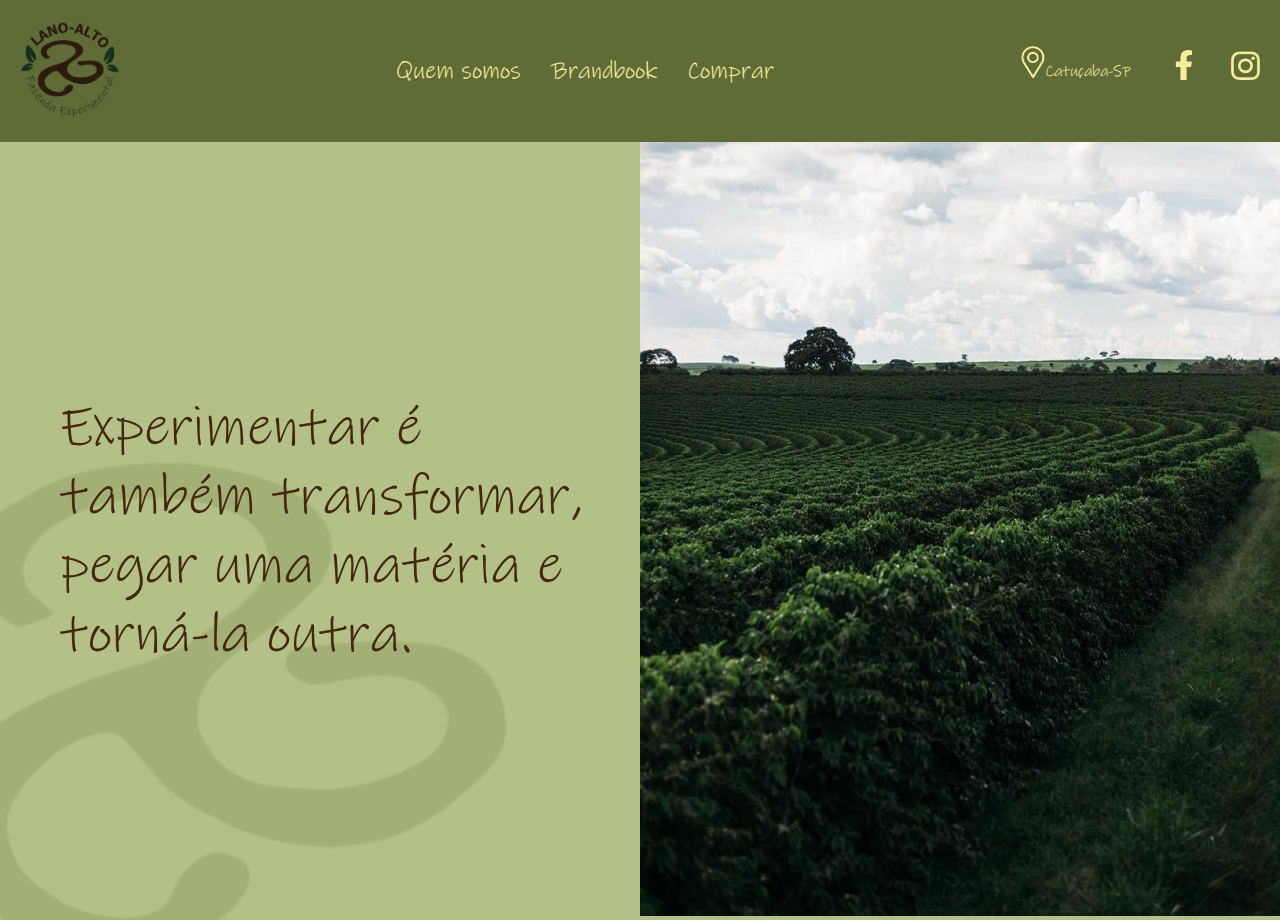
<file: index.html>
<!DOCTYPE html>
<html lang="pt-br">
<head>
  <meta charset="UTF-8">
  <meta http-equiv="X-UA-Compatible" content="IE=edge">
  <meta name="viewport" content="width=device-width, initial-scale=1.0">
  <link rel="shortcut icon" type="imagex/png" href="./img/simbolo_verde-claro_icone.ico">
  <link rel="stylesheet" href="./style.css"/>
  <title>Lano Alto</title>
</head>
<body class="body-home">
  <header class="header-home">
    <figure>
      <img class="logo-home" src="./img/Logo_final.png" alt="logotipo">
    </figure>
    <nav class="menu-home">
      <ul class="menu-list">
        <li><a href="./pages/sobre.html">Quem somos</a></li>
        <li><a href="#">Brandbook</a>
          <ul class="sub-menu-home">
            <li><a href="./pages/identidade.html"> Sobre a Marca </a></li>
            <li><a href="./pages/logotipo.html"> Logotipo </a></li>
            <li><a href="./pages/versoes.html"> Versões do Logotipo </a></li>
            <li><a href="./pages/usosincorretos.html"> Usos Incorretos do Logotipo </a></li>
            <li><a href="./pages/tipografia.html"> Tipografia </a></li>
            <li><a href="./pages/usosTipografia.html"> Usos da Tipografia </a></li>
            <li><a href="./pages/usos.html"> Usos do símbolo </a></li>
            <li><a href="./pages/cores.html"> Cores </a></li>
            <li><a href="./pages/exemplos.html"> Exemplos </a></li>
          </ul>
        </li>
        <li><a href="https://lanoalto.com/">Comprar</a></li>
      </ul>
    </nav>
    <div class="contact-container-home">
      <figure><img src="./img/localizacao.png" alt="Pin do mapa" width="25"></figure>
      <p class="local-home">Catuçaba-SP</p>
      <figure>
        <a href="https://www.facebook.com/2076619032557813/"><img src="./img/face_logo.png" alt="Facebook logo" width="25"></a>
        <a href="https://instagram.com/lano_alto?utm_medium=copy_link"><img src="./img/insta_logo.png" alt="Instagram logo" width="30"></a>
      </figure>
    </div>
  </header>
  <main class="main-home">
    <section class="main-section-home">
      <div class="logo-container-home">
        <h1 class="home-title">
          Experimentar é também transformar, pegar uma matéria e torná-la outra.
        </h1>
      </div>
      <div class="img-container-home">
        <figure>
          <img class="img-home" src="./img/campo_da_fazenda.jpeg" alt="fazenda">
        </figure>
      </div>
    </section>
  </main>
</body>
</html>
</file>
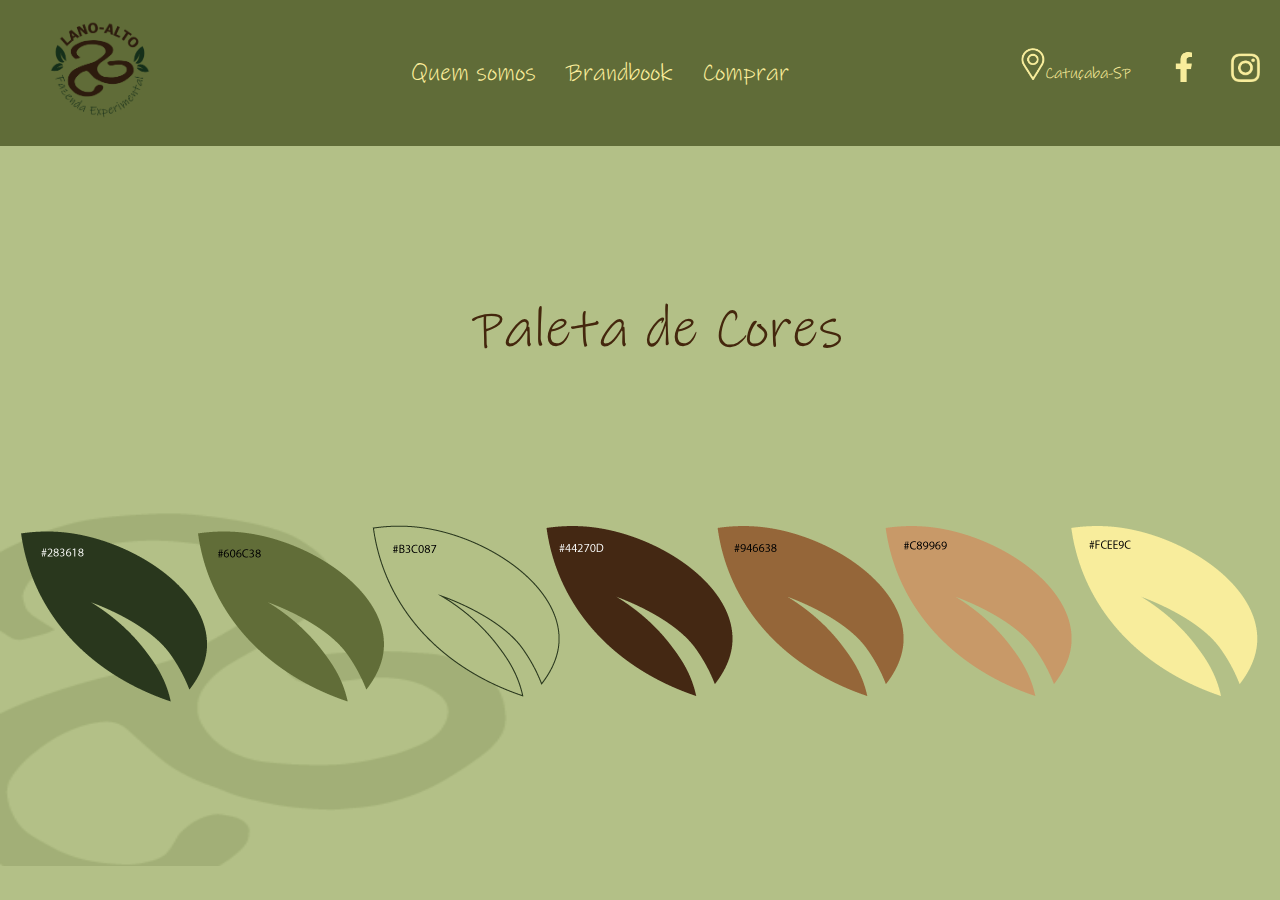
<file: pages/cores.html>
<!DOCTYPE html>
<html lang="pt-br">
<head>
  <meta charset="UTF-8">
  <meta http-equiv="X-UA-Compatible" content="IE=edge">
  <meta name="viewport" content="width=device-width, initial-scale=1.0">
  <link rel="shortcut icon" type="imagex/png" href="../img/simbolo_verde-claro_icone.ico">
  <link rel="stylesheet" href="../style.css"/>
  <title>Lano Alto</title>
</head>
<body class="body-home">
  <header class="header-home">
    <figure>
      <a href="../index.html"><img class="logo-home" src="../img/Logo_final.png" alt="logotipo"></a>
    </figure>
    <nav class="menu-home">
      <ul class="menu-list">
        <li><a href="./sobre.html">Quem somos</a></li>
        <li><a href="#">Brandbook</a>
          <ul class="sub-menu-home">
            <li><a href="./identidade.html"> Sobre a Marca </a></li>
            <li><a href="./logotipo.html"> Logotipo </a></li>
            <li><a href="./versoes.html"> Versões do Logotipo </a></li>
            <li><a href="./usosincorretos.html"> Usos Incorretos do Logotipo </a></li>
            <li><a href="./tipografia.html"> Tipografia </a></li>
            <li><a href="./usosTipografia.html"> Usos da Tipografia </a></li>
            <li><a href="./usos.html"> Usos do símbolo </a></li>
            <li><a href="./cores.html"> Cores </a></li>
            <li><a href="./exemplos.html"> Exemplos </a></li>
          </ul>
        </li>
        <li><a href="https://lanoalto.com/">Comprar</a></li>
      </ul>
    </nav>
    <div class="contact-container-home">
      <figure><img src="../img/localizacao.png" alt="Pin do mapa" width="25"></figure>
      <p class="local-home">Catuçaba-SP</p>
      <figure>
        <a href="https://www.facebook.com/2076619032557813/"><img src="../img/face_logo.png" alt="Facebook logo" width="25"></a>
        <a href="https://instagram.com/lano_alto?utm_medium=copy_link"><img src="../img/insta_logo.png" alt="Instagram logo" width="30"></a>
      </figure>
    </div>
  </header>
  <main>
    <section>
      <div class="container-colors">
        <h1 class="home-title">
          Paleta de Cores
        </h1>
        <figure class="palet-color">
          <img src="../img/paleta-de-cores.png" alt="Paleta de cores">
        </figure>
      </div>
    </section>
  </main>
</body>
</html>
</file>
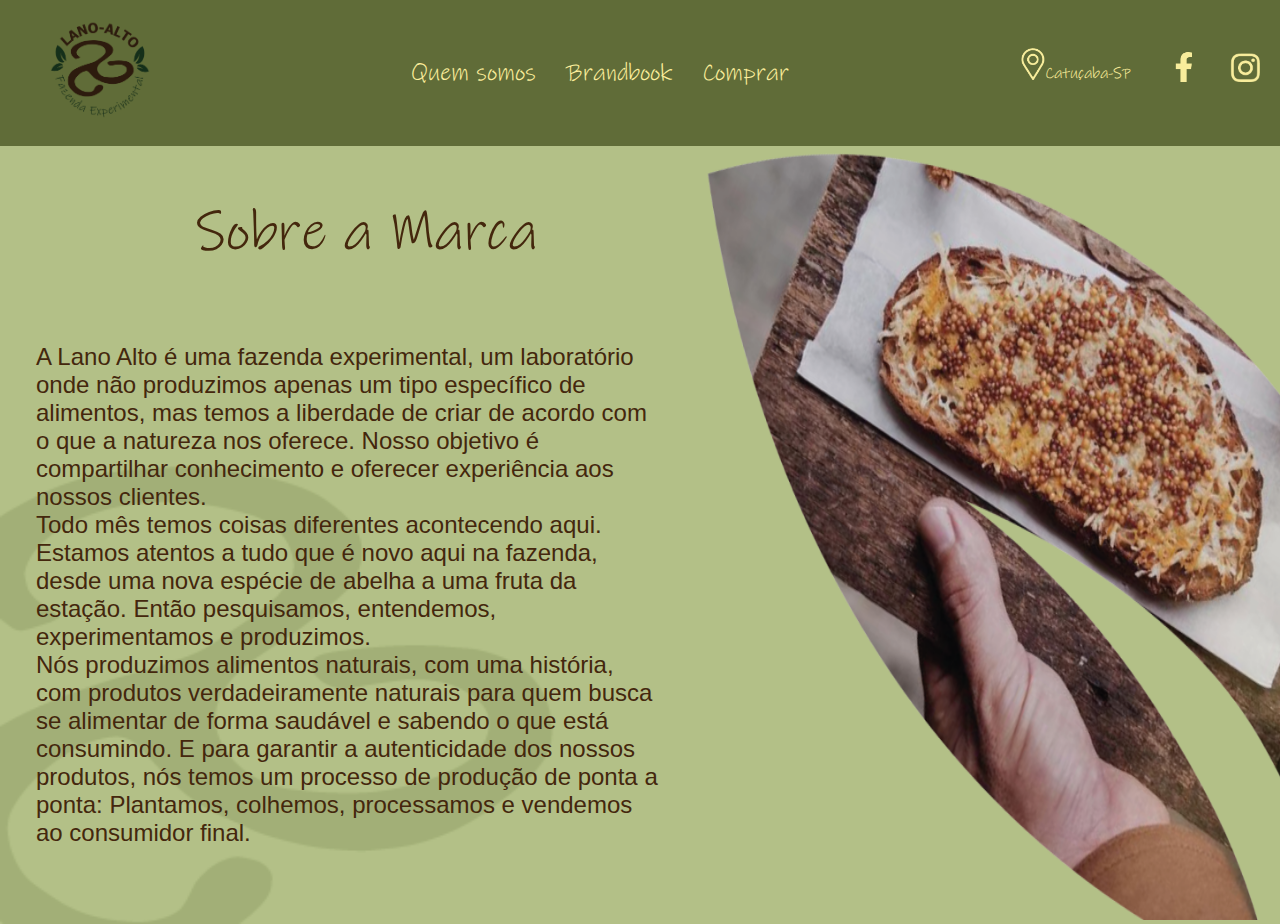
<file: pages/identidade.html>
<!DOCTYPE html>
<html lang="pt-br">
<head>
  <meta charset="UTF-8">
  <meta http-equiv="X-UA-Compatible" content="IE=edge">
  <meta name="viewport" content="width=device-width, initial-scale=1.0">
  <link rel="shortcut icon" type="imagex/png" href="../img/simbolo_verde-claro_icone.ico">
  <link rel="stylesheet" href="../style.css"/>
  <title>Lano Alto</title>
</head>
<body class="body-home">
  <header class="header-home">
    <figure>
      <a href="../index.html"><img class="logo-home" src="../img/Logo_final.png" alt="logotipo"></a>
    </figure>
    <nav class="menu-home">
      <ul class="menu-list">
        <li><a href="./sobre.html">Quem somos</a></li>
        <li><a href="#">Brandbook</a>
          <ul class="sub-menu-home">
            <li><a href="./pages/identidade.html"> Sobre a Marca </a></li>
            <li><a href="./logotipo.html"> Logotipo </a></li>
            <li><a href="./versoes.html"> Versões do Logotipo </a></li>
            <li><a href="./usosincorretos.html"> Usos Incorretos do Logotipo </a></li>
            <li><a href="./tipografia.html"> Tipografia </a></li>
            <li><a href="./usosTipografia.html"> Usos da Tipografia </a></li>
            <li><a href="./usos.html"> Usos do símbolo</a></li>
            <li><a href="./cores.html"> Cores </a></li>
            <li><a href="./exemplos.html"> Exemplos </a></li>
          </ul>
        </li>
        <li><a href="https://lanoalto.com/">Comprar</a></li>
      </ul>
    </nav>
    <div class="contact-container-home">
      <figure><img src="../img/localizacao.png" alt="Pin do mapa" width="25"></figure>
      <p class="local-home">Catuçaba-SP</p>
      <figure>
        <a href="https://www.facebook.com/2076619032557813/"><img src="../img/face_logo.png" alt="Facebook logo" width="25"></a>
        <a href="https://instagram.com/lano_alto?utm_medium=copy_link"><img src="../img/insta_logo.png" alt="Instagram logo" width="30"></a>
      </figure>
    </div>
  </header>
  <main class="main-home">
    <section class="main-section-home">
      <div class="container-brand">
        <h1 class="home-title">
          Sobre a Marca
        </h1>
        <p class="text-brand">
          A Lano Alto é uma fazenda experimental, um laboratório onde não produzimos apenas um
          tipo específico de alimentos, mas temos a liberdade de criar de acordo com o que a natureza
          nos oferece. Nosso objetivo é compartilhar conhecimento e oferecer experiência aos nossos
          clientes.<br>
          Todo mês temos coisas diferentes acontecendo aqui. Estamos atentos a tudo que é novo aqui
          na fazenda, desde uma nova espécie de abelha a uma fruta da estação. Então pesquisamos,
          entendemos, experimentamos e produzimos.<br>
          Nós produzimos alimentos naturais, com uma história, com produtos verdadeiramente
          naturais para quem busca se alimentar de forma saudável e sabendo o que está consumindo.
          E para garantir a autenticidade dos nossos produtos, nós temos um processo de produção de
          ponta a ponta: Plantamos, colhemos, processamos e vendemos ao consumidor final.
        </p>
      </div>
      <div class="img-container-home">
        <figure>
          <img class="img-home" src="../img/Folha_pão.png" alt="Pão">
        </figure>
      </div>
    </section>
  </main>
</body>
</html>
</file>
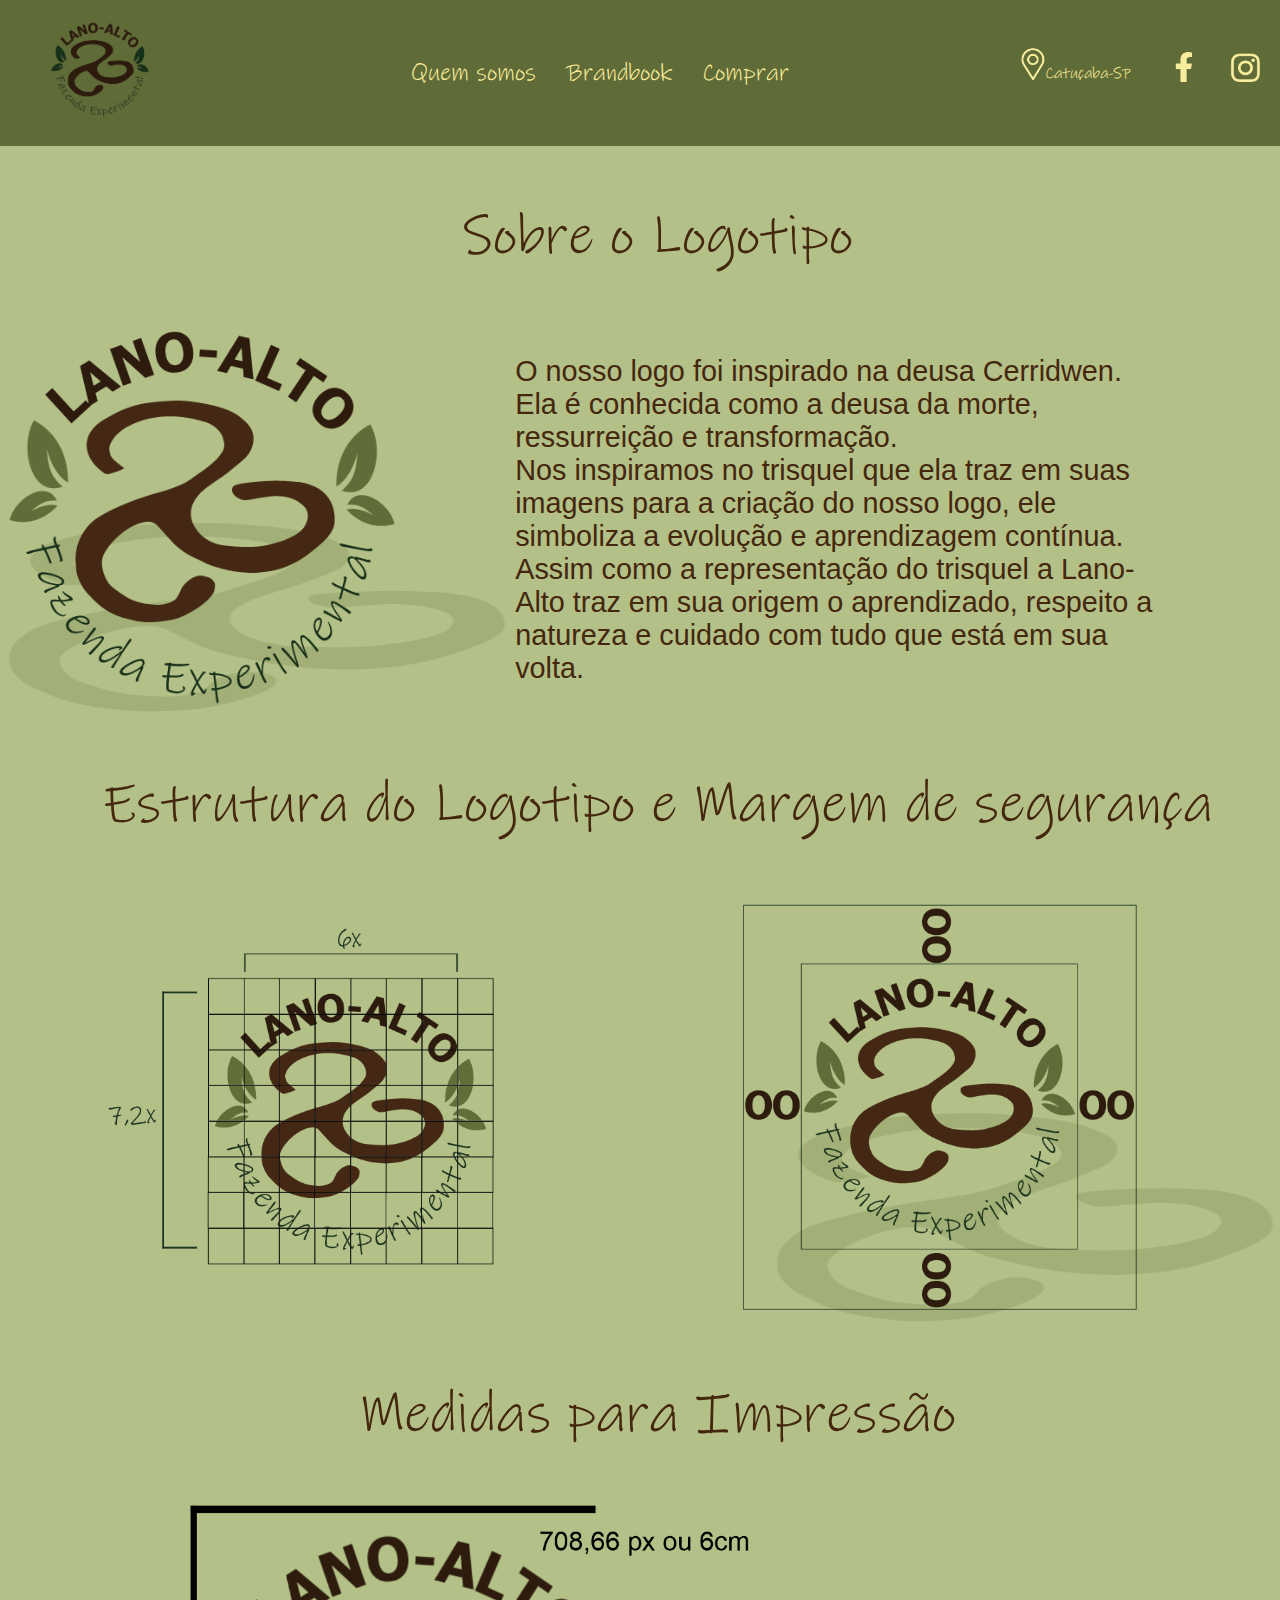
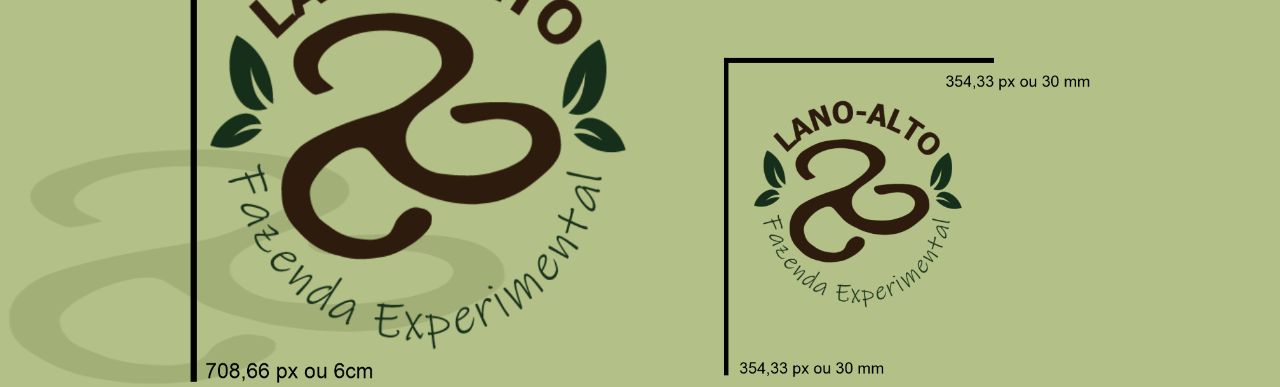
<file: pages/logotipo.html>
<!DOCTYPE html>
<html lang="pt-br">
<head>
  <meta charset="UTF-8">
  <meta http-equiv="X-UA-Compatible" content="IE=edge">
  <meta name="viewport" content="width=device-width, initial-scale=1.0">
  <link rel="shortcut icon" type="imagex/png" href="../img/simbolo_verde-claro_icone.ico">
  <link rel="stylesheet" href="../style.css"/>
  <title>Lano Alto</title>
</head>
<body class="body-home">
  <header class="header-home">
    <figure>
      <a href="../index.html"><img class="logo-home" src="../img/Logo_final.png" alt="logotipo"></a>
    </figure>
    <nav class="menu-home">
      <ul class="menu-list">
        <li><a href="./sobre.html">Quem somos</a></li>
        <li><a href="#">Brandbook</a>
          <ul class="sub-menu-home">
            <li><a href="./identidade.html"> Sobre a Marca </a></li>
            <li><a href="./logotipo.html"> Logotipo </a></li>
            <li><a href="./versoes.html"> Versões do Logotipo </a></li>
            <li><a href="./usosincorretos.html"> Usos Incorretos do Logotipo </a></li>
            <li><a href="./tipografia.html"> Tipografia </a></li>
            <li><a href="./usosTipografia.html"> Usos da Tipografia </a></li>
            <li><a href="./usos.html"> Usos do símbolo</a></li>
            <li><a href="./cores.html"> Cores </a></li>
            <li><a href="./exemplos.html"> Exemplos </a></li>
          </ul>
        </li>
        <li><a href="https://lanoalto.com/">Comprar</a></li>
      </ul>
    </nav>
    <div class="contact-container-home">
      <figure><img src="../img/localizacao.png" alt="Pin do mapa" width="25"></figure>
      <p class="local-home">Catuçaba-SP</p>
      <figure>
        <a href="https://www.facebook.com/2076619032557813/"><img src="../img/face_logo.png" alt="Facebook logo" width="25"></a>
        <a href="https://instagram.com/lano_alto?utm_medium=copy_link"><img src="../img/insta_logo.png" alt="Instagram logo" width="30"></a>
      </figure>
    </div>
  </header>
  <main>
    <section>
      <h1 class="section-title" >
        Sobre o Logotipo
      </h1>
      <div class="logo-container">
        <figure>
          <img src="../img/Logo_final_paleta2.png" alt="Logotipo" width="400">
        </figure>
        <p class="text-about">
          O nosso logo foi inspirado na deusa Cerridwen. Ela
          é conhecida como a deusa da morte, ressurreição e
          transformação.<br> Nos inspiramos no trisquel que ela traz em
          suas imagens para a criação do nosso logo, ele simboliza
          a evolução e aprendizagem contínua.<br> Assim como a
          representação do trisquel a Lano-Alto traz em sua origem
          o aprendizado, respeito a natureza e cuidado com tudo
          que está em sua volta.
        </p>
      </div>
    </section>
    <section>
        <h1 class="section-title" >
          Estrutura do Logotipo e Margem de segurança
        </h1>
      <div class="logo-container-right">
        <figure><img src="../img/logo_estrutura.png" alt="logo com grid" width="600"></figure>
        <figure><img src="../img/logo_margem.png" alt="logo com margem de segurança" width="600"></figure>
      </div>
    </section>
    <section>
        <h1 class="section-title" >
          Medidas para Impressão
        </h1>
      <div class="logo-container">
        <figure><img src="../img/Medidas_impressão.png" alt="tamanho mínimo do logotipo para Impressão" width="900"></figure>
      </div>
    </section>
  </main>
</body>
</html>
</file>
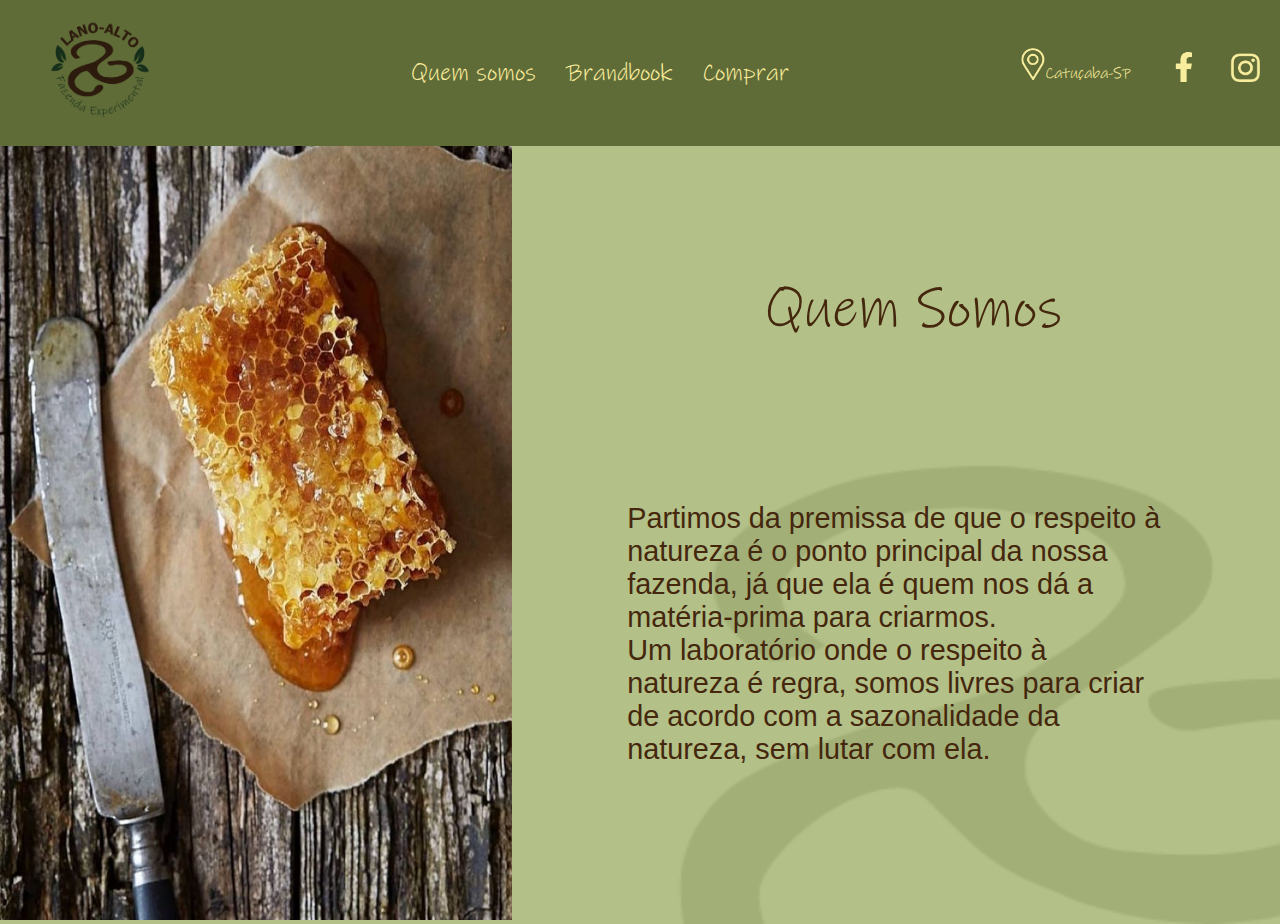
<file: pages/sobre.html>
<!DOCTYPE html>
<html lang="pt-br">
<head>
  <meta charset="UTF-8">
  <meta http-equiv="X-UA-Compatible" content="IE=edge">
  <meta name="viewport" content="width=device-width, initial-scale=1.0">
  <link rel="shortcut icon" type="imagex/png" href="../img/simbolo_verde-claro_icone.ico">
  <link rel="stylesheet" href="../style.css"/>
  <title>Lano Alto</title>
</head>
<body class="body-home">
  <header class="header-home">
    <figure>
      <a href="../index.html"><img class="logo-home" src="../img/Logo_final.png" alt="logotipo"></a>
    </figure>
    <nav class="menu-home">
      <ul class="menu-list">
        <li><a href="./sobre.html">Quem somos</a></li>
        <li><a href="#">Brandbook</a>
          <ul class="sub-menu-home">
            <li><a href="./identidade.html"> Sobre a Marca </a></li>
            <li><a href="./logotipo.html"> Logotipo </a></li>
            <li><a href="./versoes.html"> Versões do Logotipo </a></li>
            <li><a href="./usosincorretos.html"> Usos Incorretos do Logotipo </a></li>
            <li><a href="./tipografia.html"> Tipografia </a></li>
            <li><a href="./usosTipografia.html"> Usos da Tipografia </a></li>
            <li><a href="./usos.html"> Usos do símbolo </a></li>
            <li><a href="./cores.html"> Cores </a></li>
            <li><a href="./exemplos.html"> Exemplos </a></li>
          </ul>
        </li>
        <li><a href="https://lanoalto.com/">Comprar</a></li>
      </ul>
    </nav>
    <div class="contact-container-home">
      <figure><img src="../img/localizacao.png" alt="Pin do mapa" width="25"></figure>
      <p class="local-home">Catuçaba-SP</p>
      <figure>
        <a href="https://www.facebook.com/2076619032557813/"><img src="../img/face_logo.png" alt="Facebook logo" width="25"></a>
        <a href="https://instagram.com/lano_alto?utm_medium=copy_link"><img src="../img/insta_logo.png" alt="Instagram logo" width="30"></a>
      </figure>
    </div>
  </header>
  <main>
    <section class="main-section-about">
      <div class="img-container-about">
        <figure>
          <img class="img-home" src="../img/mel.jpeg" alt="mel">
        </figure>
      </div>
      <div class="container-about">
        <h1 class="home-title">
          Quem Somos
        </h1>
        <p class="text-about">
          Partimos da premissa de que o respeito à natureza 
          é o ponto principal da nossa fazenda,
          já que ela é quem nos dá a matéria-prima para criarmos.
          <br>
          Um laboratório onde o respeito à natureza é regra,
          somos livres para criar de acordo com a sazonalidade
          da natureza, sem lutar com ela.
        </p>
      </div>
    </section>
  </main>
</body>
</html>
</file>
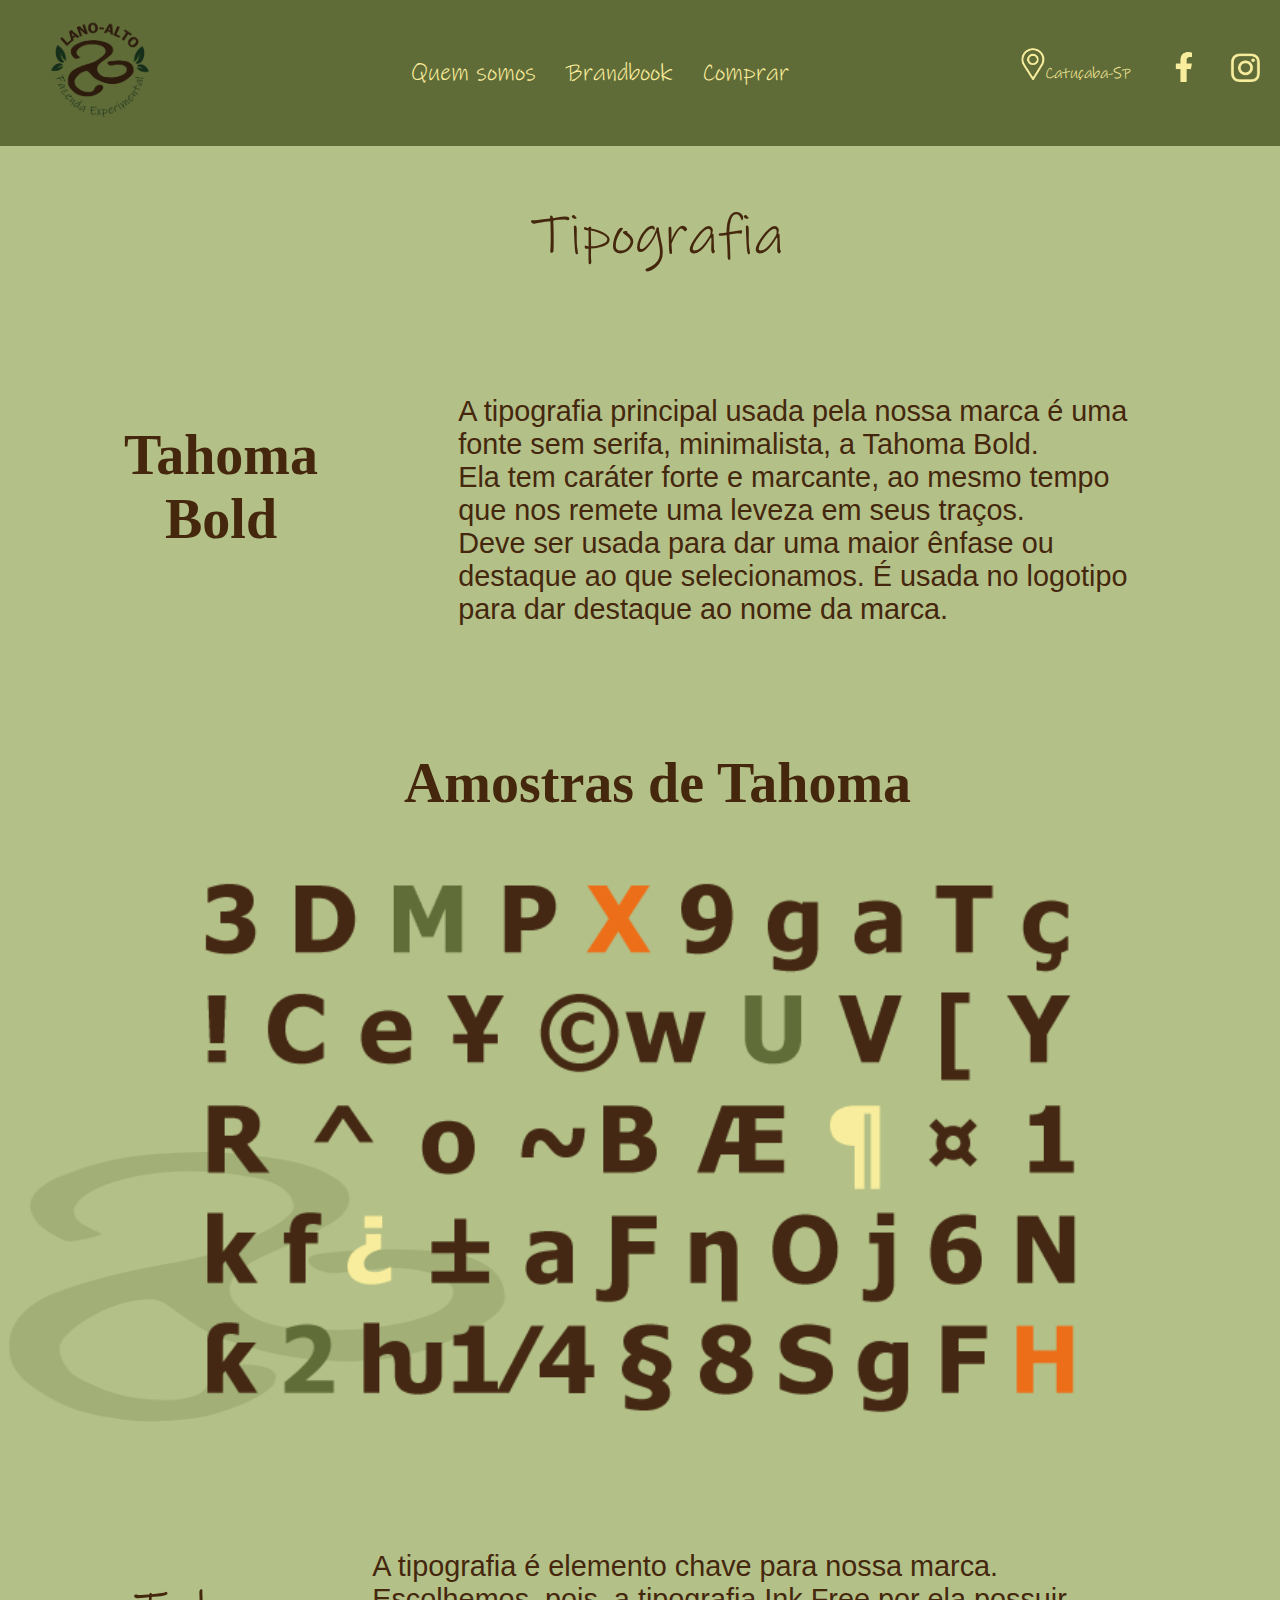
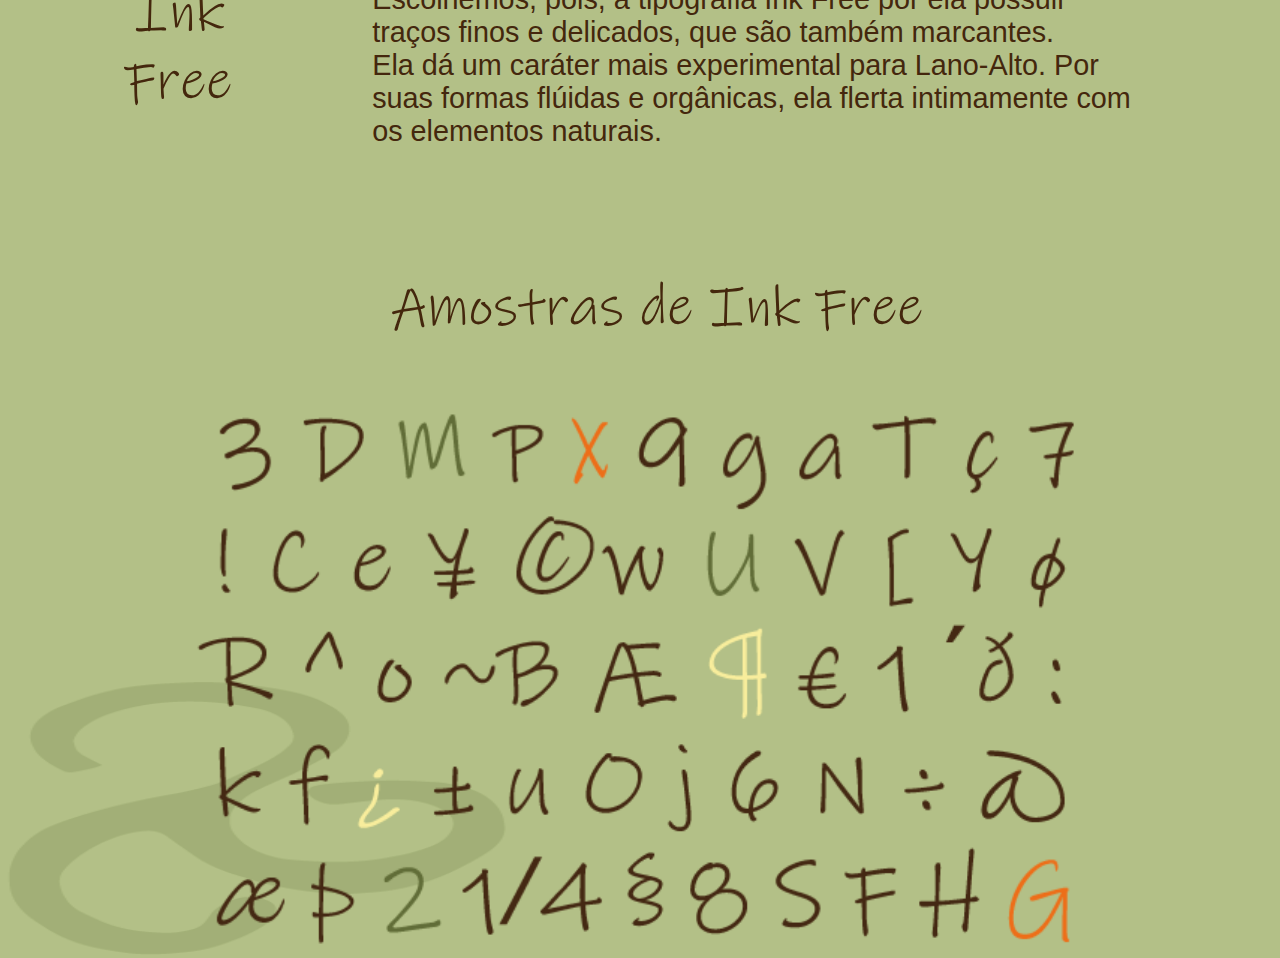
<file: pages/tipografia.html>
<!DOCTYPE html>
<html lang="pt-br">
<head>
  <meta charset="UTF-8">
  <meta http-equiv="X-UA-Compatible" content="IE=edge">
  <meta name="viewport" content="width=device-width, initial-scale=1.0">
  <link rel="shortcut icon" type="imagex/png" href="../img/simbolo_verde-claro_icone.ico">
  <link rel="stylesheet" href="../style.css"/>
  <title>Lano Alto</title>
</head>
<body class="body-home">
  <header class="header-home">
    <figure>
      <a href="../index.html"><img class="logo-home" src="../img/Logo_final.png" alt="logotipo"></a>
    </figure>
    <nav class="menu-home">
      <ul class="menu-list">
        <li><a href="./sobre.html">Quem somos</a></li>
        <li><a href="#">Brandbook</a>
          <ul class="sub-menu-home">
            <li><a href="./identidade.html"> Sobre a Marca </a></li>
            <li><a href="./logotipo.html"> Logotipo </a></li>
            <li><a href="./versoes.html"> Versões do Logotipo </a></li>
            <li><a href="./usosincorretos.html"> Usos Incorretos do Logotipo </a></li>
            <li><a href="./tipografia.html"> Tipografia </a></li>
            <li><a href="./usosTipografia.html"> Usos da Tipografia </a></li>
            <li><a href="./usos.html"> Usos do símbolo </a></li>
            <li><a href="./cores.html"> Cores </a></li>
            <li><a href="./exemplos.html"> Exemplos </a></li>
          </ul>
        </li>
        <li><a href="https://lanoalto.com/">Comprar</a></li>
      </ul>
    </nav>
    <div class="contact-container-home">
      <figure><img src="../img/localizacao.png" alt="Pin do mapa" width="25"></figure>
      <p class="local-home">Catuçaba-SP</p>
      <figure>
        <a href="https://www.facebook.com/2076619032557813/"><img src="../img/face_logo.png" alt="Facebook logo" width="25"></a>
        <a href="https://instagram.com/lano_alto?utm_medium=copy_link"><img src="../img/insta_logo.png" alt="Instagram logo" width="30"></a>
      </figure>
    </div>
  </header>
  <main>
    <section>
      <h1 class="section-title" >
        Tipografia 
      </h1>
      <div class="tipography-container">
        <h1 class="section-title-tahoma">
          Tahoma Bold
        </h1>
        <p class="text-about">
          A tipografia principal usada pela
          nossa marca é uma fonte sem
          serifa, minimalista, a Tahoma Bold.
          <br>Ela tem caráter forte e marcante,
          ao mesmo tempo que nos remete
          uma leveza em seus traços.
          <br>Deve ser usada para dar uma
          maior ênfase ou destaque ao que
          selecionamos. É usada no logotipo
          para dar destaque ao nome da
          marca.
        </p>
      </div>
    </section>
    <section>
      <h1 class="section-title-tahoma">
        Amostras de Tahoma
      </h1>
      <div class="logo-container"> 
        <figure><img src="../img/amostra-tahoma.png" alt="Amostra tipografia tahoma" width="900"></figure>
      </div>
    </section>
    <section>
      <div class="tipography-container">
        <h1 class="section-title">
          Ink Free
        </h1>
        <p class="text-about">
          A tipografia é elemento
          chave para nossa marca.
          Escolhemos, pois, a tipografia
          Ink Free por ela possuir traços 
          finos e delicados, que são 
          também marcantes. <br>Ela dá 
          um caráter mais experimental 
          para Lano-Alto. Por suas formas
          flúidas e orgânicas, ela flerta 
          intimamente com os elementos 
          naturais.
        </p>
      </div>
    </section>
    <section>
      <h1 class="section-title" >
        Amostras de Ink Free
      </h1>
      <div class="logo-container"> 
        <figure><img src="../img/amostras-inkfree.png" alt="Amostra tipografia inkfree" width="900"></figure>
      </div>
    </section>
  </main>
</body>
</html>
</file>
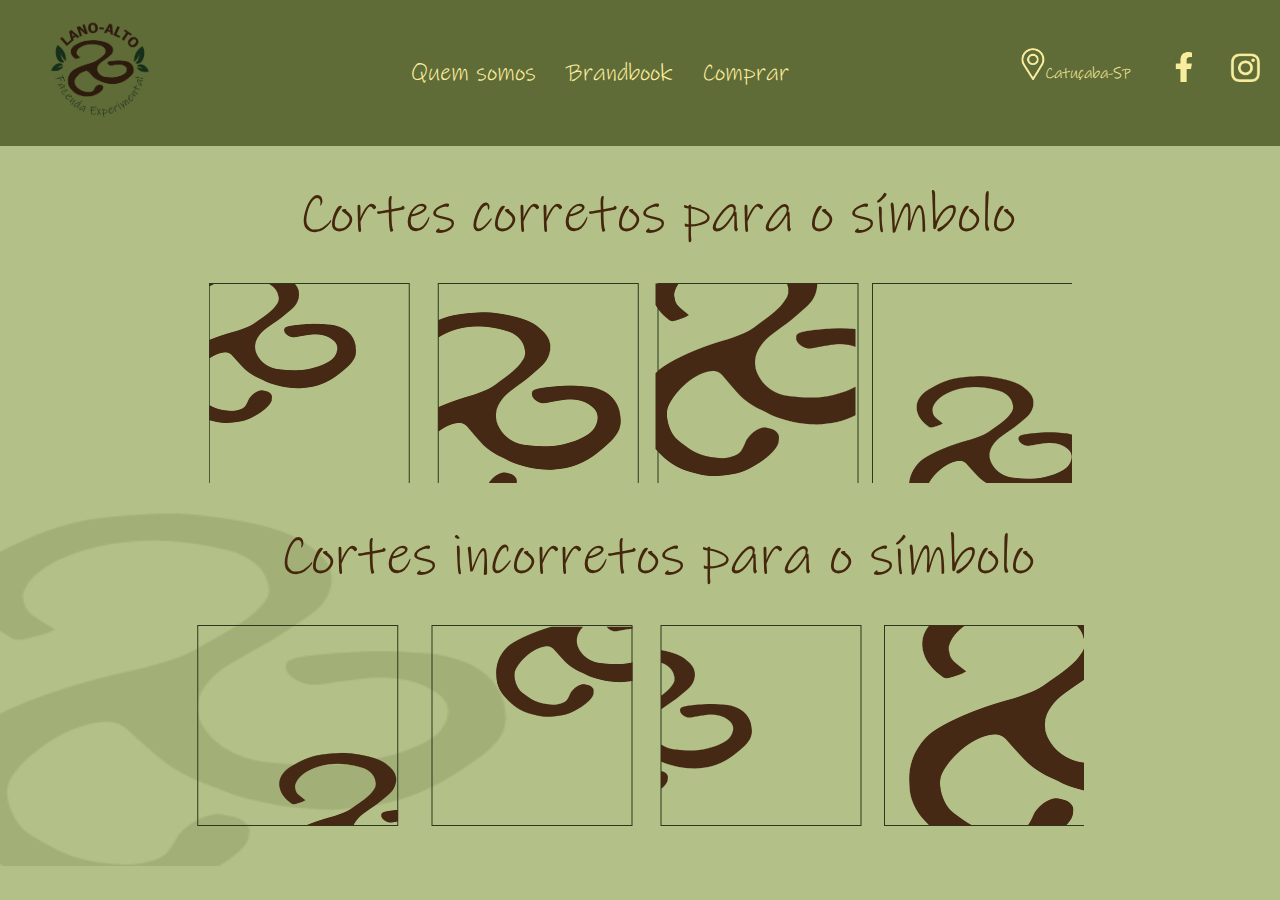
<file: pages/usos.html>
<!DOCTYPE html>
<html lang="pt-br">
<head>
  <meta charset="UTF-8">
  <meta http-equiv="X-UA-Compatible" content="IE=edge">
  <meta name="viewport" content="width=device-width, initial-scale=1.0">
  <link rel="shortcut icon" type="imagex/png" href="../img/simbolo_verde-claro_icone.ico">
  <link rel="stylesheet" href="../style.css"/>
  <title>Lano Alto</title>
</head>
<body class="body-home">
  <header class="header-home">
    <figure>
      <a href="../index.html"><img class="logo-home" src="../img/Logo_final.png" alt="logotipo"></a>
    </figure>
    <nav class="menu-home">
      <ul class="menu-list">
        <li><a href="./sobre.html">Quem somos</a></li>
        <li><a href="#">Brandbook</a>
          <ul class="sub-menu-home">
            <li><a href="./identidade.html"> Sobre a Marca </a></li>
            <li><a href="./logotipo.html"> Logotipo </a></li>
            <li><a href="./versoes.html"> Versões do Logotipo </a></li>
            <li><a href="./usosincorretos.html"> Usos Incorretos do Logotipo </a></li>
            <li><a href="./tipografia.html"> Tipografia </a></li>
            <li><a href="./usos.html"> Usos do símbolo </a></li>
            <li><a href="./cores.html"> Cores </a></li>
            <li><a href="./exemplos.html"> Exemplos </a></li>
          </ul>
        </li>
        <li><a href="https://lanoalto.com/">Comprar</a></li>
      </ul>
    </nav>
    <div class="contact-container-home">
      <figure><img src="../img/localizacao.png" alt="Pin do mapa" width="25"></figure>
      <p class="local-home">Catuçaba-SP</p>
      <figure>
        <a href="https://www.facebook.com/2076619032557813/"><img src="../img/face_logo.png" alt="Facebook logo" width="25"></a>
        <a href="https://instagram.com/lano_alto?utm_medium=copy_link"><img src="../img/insta_logo.png" alt="Instagram logo" width="30"></a>
      </figure>
    </div>
  </header>
  <main>
    <section>
      <div class="uses-container">
        <h1 class="home-title">
          Cortes corretos para o símbolo
        </h1>
        <figure class="uses-img">
          <img src="../img/usos-corretos.png" alt="usos corretos para o símbolo">
        </figure>
        <h1 class="home-title">
          Cortes incorretos para o símbolo
        </h1>
        <figure class="uses-img">
          <img src="../img/usos-incorretos.png" alt="usos incorretos para o símbolo">
        </figure>
      </div>
    </section>
  </main>
</body>
</html>
</file>
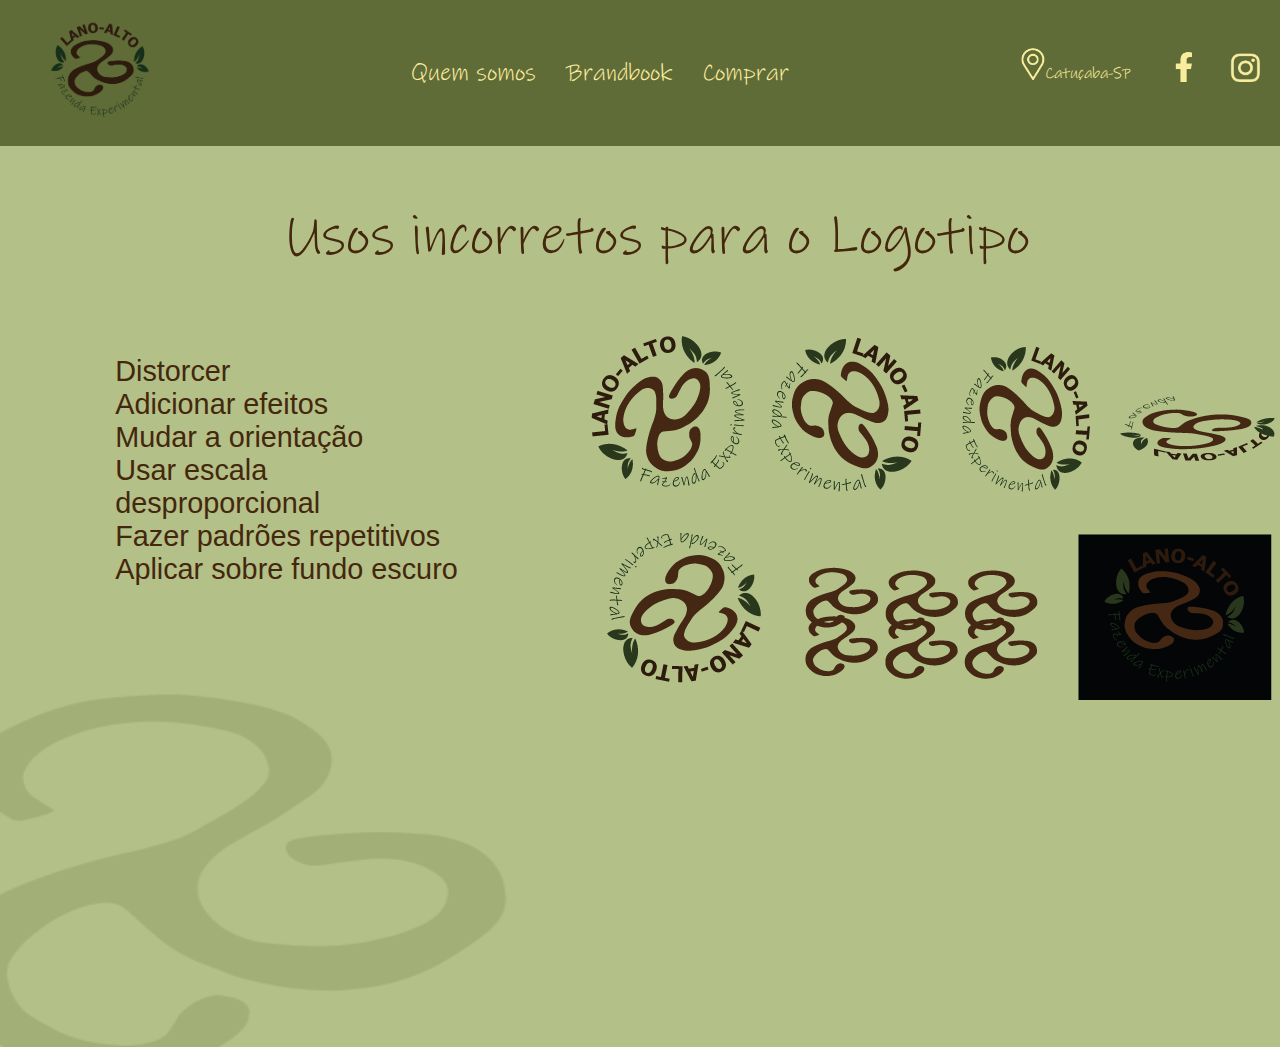
<file: pages/usosincorretos.html>
<!DOCTYPE html>
<html lang="pt-br">
<head>
  <meta charset="UTF-8">
  <meta http-equiv="X-UA-Compatible" content="IE=edge">
  <meta name="viewport" content="width=device-width, initial-scale=1.0">
  <link rel="shortcut icon" type="imagex/png" href="../img/simbolo_verde-claro_icone.ico">
  <link rel="stylesheet" href="../style.css"/>
  <title>Lano Alto</title>
</head>
<body class="body-home">
  <header class="header-home">
    <figure>
      <a href="../index.html"><img class="logo-home" src="../img/Logo_final.png" alt="logotipo"></a>
    </figure>
    <nav class="menu-home">
      <ul class="menu-list">
        <li><a href="./sobre.html">Quem somos</a></li>
        <li><a href="#">Brandbook</a>
          <ul class="sub-menu-home">
            <li><a href="./identidade.html"> Sobre a Marca </a></li>
            <li><a href="./logotipo.html"> Logotipo </a></li>
            <li><a href="./versoes.html"> Versões do Logotipo </a></li>
            <li><a href="./usosincorretos.html"> Usos Incorretos do Logotipo </a></li>
            <li><a href="./tipografia.html"> Tipografia </a></li>
            <li><a href="./usosTipografia.html"> Usos da Tipografia </a></li>
            <li><a href="./usos.html"> Usos do símbolo </a></li>
            <li><a href="./cores.html"> Cores </a></li>
            <li><a href="./exemplos.html"> Exemplos </a></li>
          </ul>
        </li>
        <li><a href="https://lanoalto.com/">Comprar</a></li>
      </ul>
    </nav>
    <div class="contact-container-home">
      <figure><img src="../img/localizacao.png" alt="Pin do mapa" width="25"></figure>
      <p class="local-home">Catuçaba-SP</p>
      <figure>
        <a href="https://www.facebook.com/2076619032557813/"><img src="../img/face_logo.png" alt="Facebook logo" width="25"></a>
        <a href="https://instagram.com/lano_alto?utm_medium=copy_link"><img src="../img/insta_logo.png" alt="Instagram logo" width="30"></a>
      </figure>
    </div>
  </header>
  <main>
    <section>
      <h1 class="section-title">
          Usos incorretos para o Logotipo
      </h1>
      <div class="wrong-uses-container">
        <p class="text-about">
          Distorcer<br>
          Adicionar efeitos<br>
          Mudar a orientação<br>
          Usar escala desproporcional<br>
          Fazer padrões repetitivos<br>
          Aplicar sobre fundo escuro<br>
        </p>
        <figure>
          <img src="../img/usos-incorretos-logo.png" alt="usos corretos para o logotipo">
        </figure>
      </div>
    </section>
  </main>
</body>
</html>
</file>
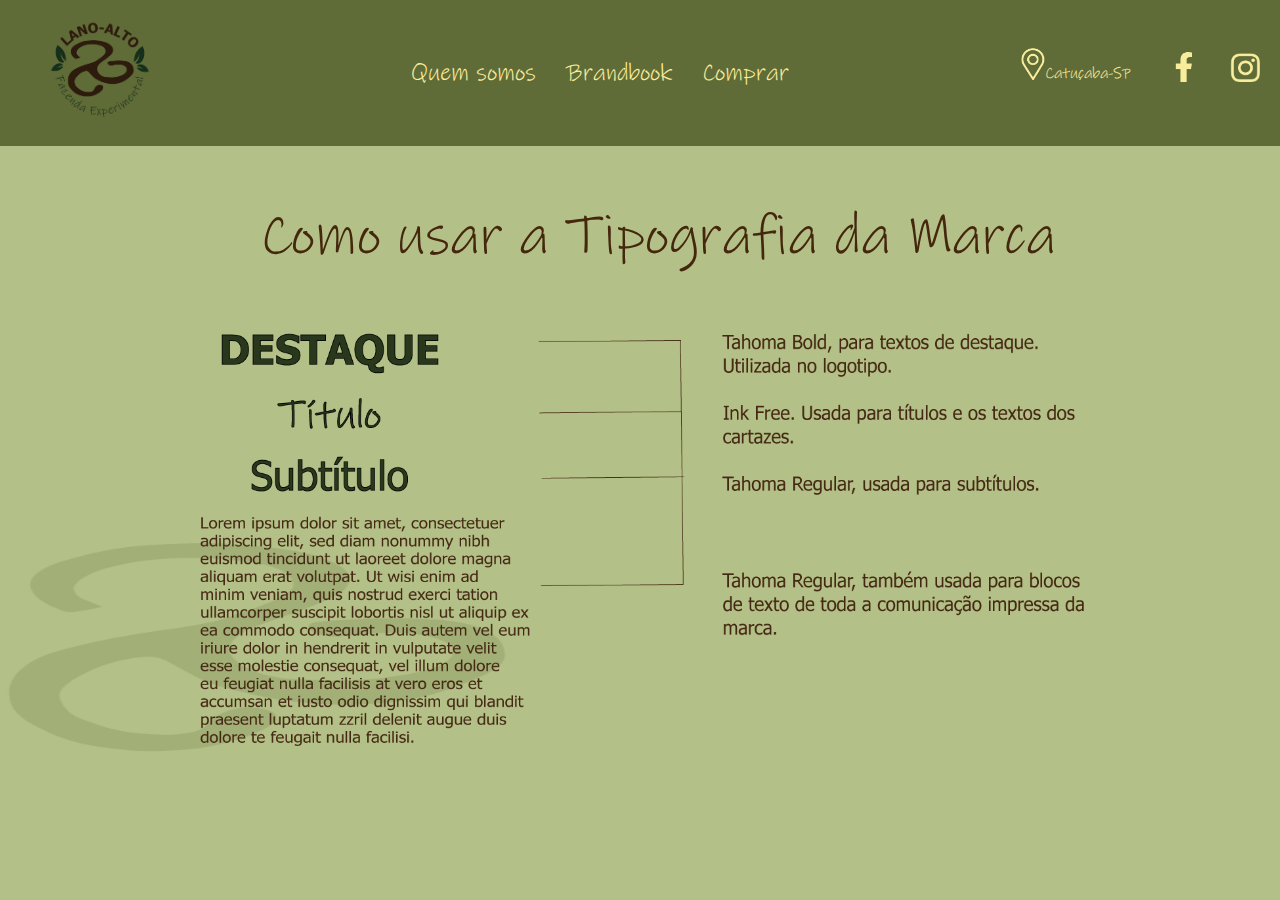
<file: pages/usosTipografia.html>
<!DOCTYPE html>
<html lang="pt-br">
<head>
  <meta charset="UTF-8">
  <meta http-equiv="X-UA-Compatible" content="IE=edge">
  <meta name="viewport" content="width=device-width, initial-scale=1.0">
  <link rel="shortcut icon" type="imagex/png" href="../img/simbolo_verde-claro_icone.ico">
  <link rel="stylesheet" href="../style.css"/>
  <title>Lano Alto</title>
</head>
<body class="body-home">
  <header class="header-home">
    <figure>
      <a href="../index.html"><img class="logo-home" src="../img/Logo_final.png" alt="logotipo"></a>
    </figure>
    <nav class="menu-home">
      <ul class="menu-list">
        <li><a href="./sobre.html">Quem somos</a></li>
        <li><a href="#">Brandbook</a>
          <ul class="sub-menu-home">
            <li><a href="./identidade.html"> Sobre a Marca </a></li>
            <li><a href="./logotipo.html"> Logotipo </a></li>
            <li><a href="./versoes.html"> Versões do Logotipo </a></li>
            <li><a href="./usosincorretos.html"> Usos Incorretos do Logotipo </a></li>
            <li><a href="./tipografia.html"> Tipografia </a></li>
            <li><a href="./usosTipografia.html"> Usos da Tipografia </a></li>
            <li><a href="./usos.html"> Usos do símbolo </a></li>
            <li><a href="./cores.html"> Cores </a></li>
            <li><a href="./exemplos.html"> Exemplos </a></li>
          </ul>
        </li>
        <li><a href="https://lanoalto.com/">Comprar</a></li>
      </ul>
    </nav>
    <div class="contact-container-home">
      <figure><img src="../img/localizacao.png" alt="Pin do mapa" width="25"></figure>
      <p class="local-home">Catuçaba-SP</p>
      <figure>
        <a href="https://www.facebook.com/2076619032557813/"><img src="../img/face_logo.png" alt="Facebook logo" width="25"></a>
        <a href="https://instagram.com/lano_alto?utm_medium=copy_link"><img src="../img/insta_logo.png" alt="Instagram logo" width="30"></a>
      </figure>
    </div>
  </header>
  <main>
    <section>
      <h1 class="section-title" >
        Como usar a Tipografia da Marca
      </h1>
      <div class="logo-container"> 
        <figure><img src="../img/uso-tipos.png" alt="usos da tipografia da marca" width="900"></figure>
      </div>
    </section>
  </main>
</body>
</html>
</file>
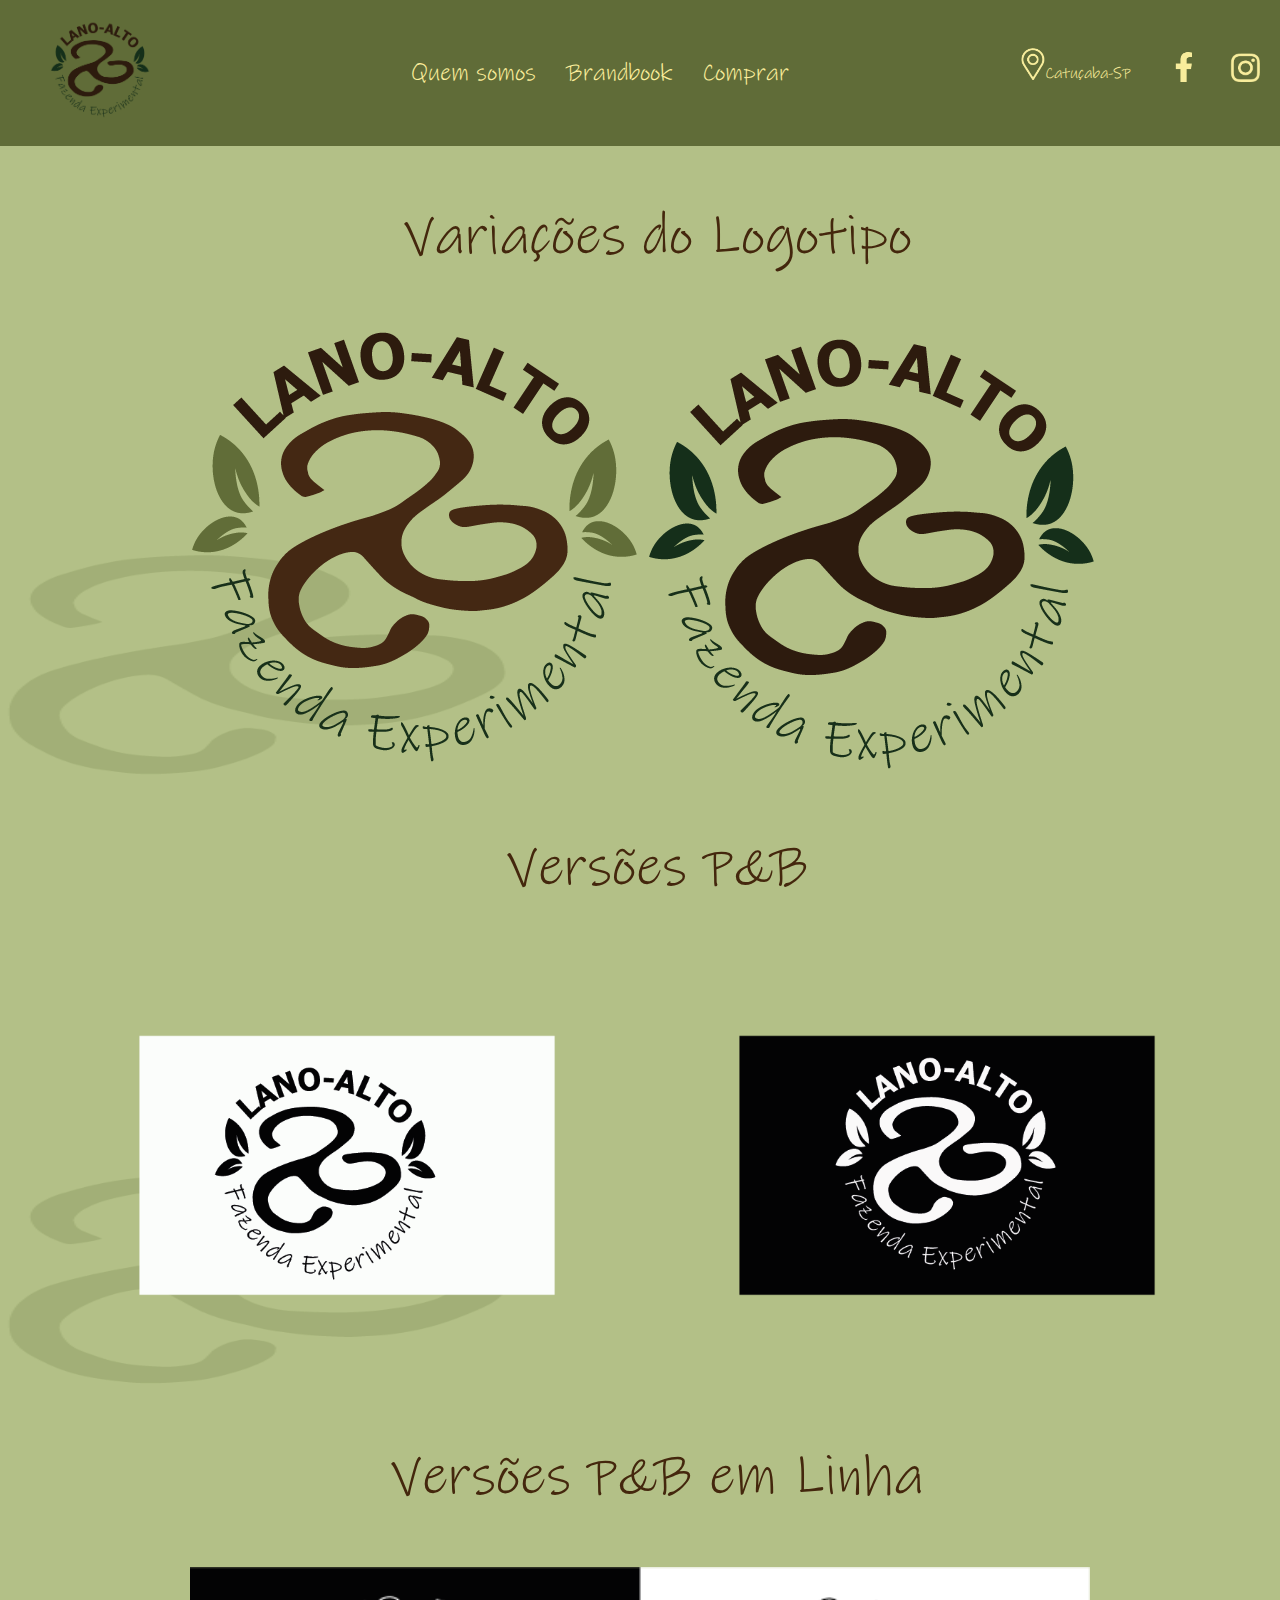
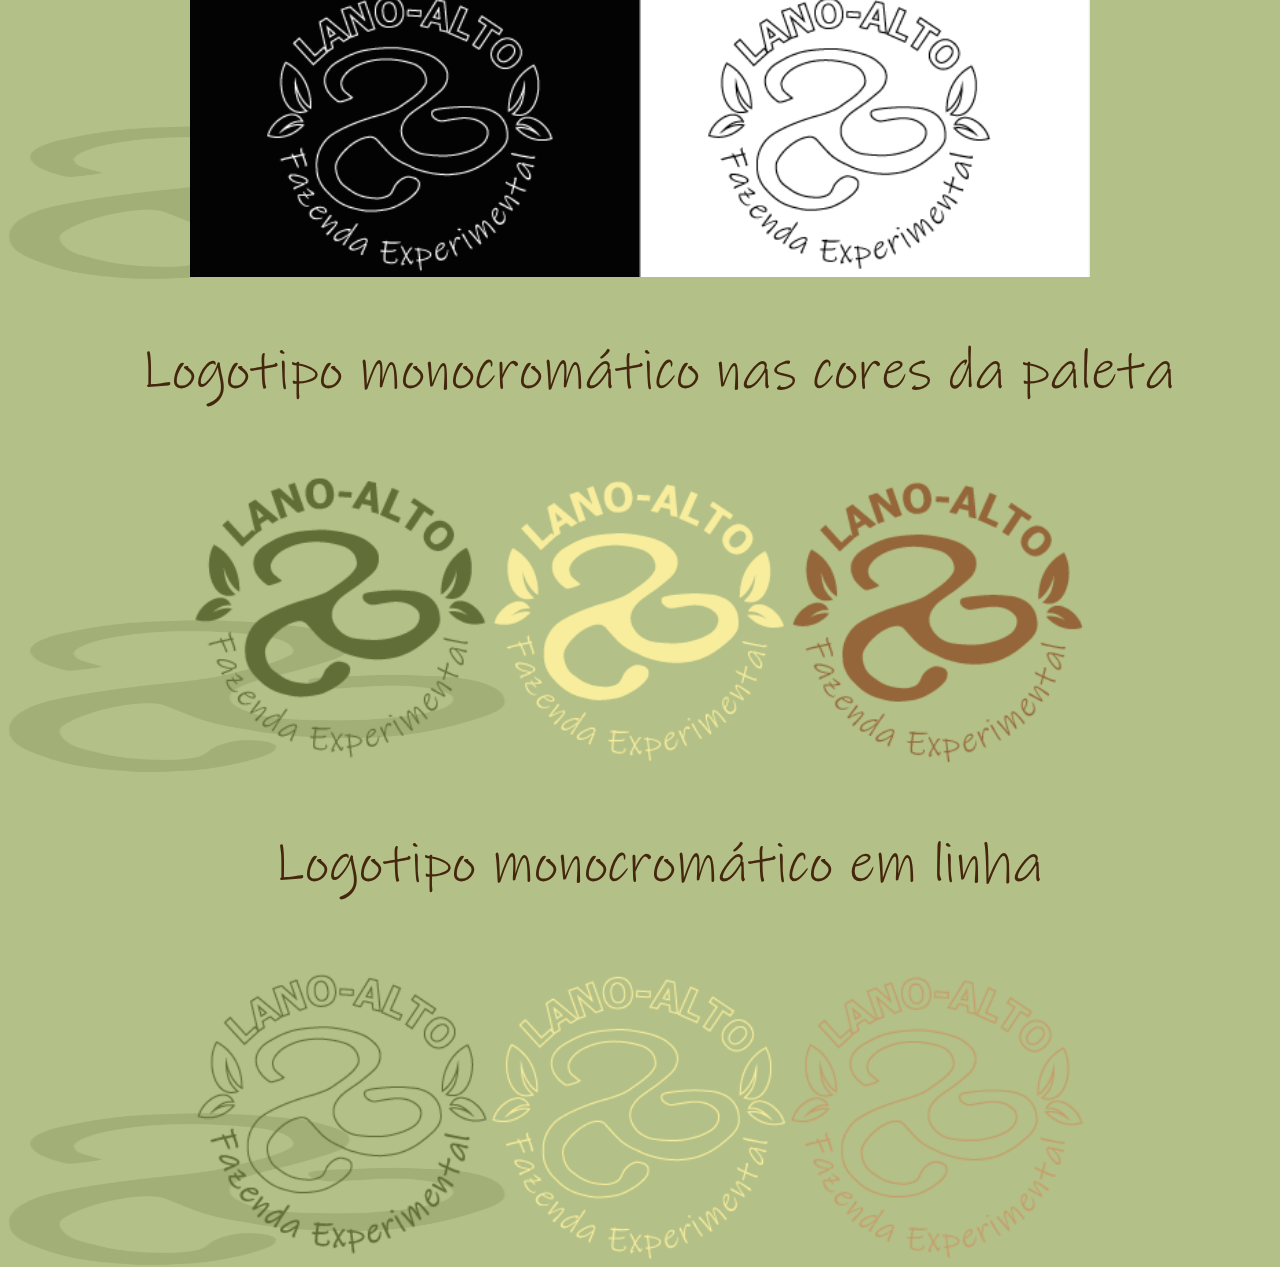
<file: pages/versoes.html>
<!DOCTYPE html>
<html lang="pt-br">
<head>
  <meta charset="UTF-8">
  <meta http-equiv="X-UA-Compatible" content="IE=edge">
  <meta name="viewport" content="width=device-width, initial-scale=1.0">
  <link rel="shortcut icon" type="imagex/png" href="../img/simbolo_verde-claro_icone.ico">
  <link rel="stylesheet" href="../style.css"/>
  <title>Lano Alto</title>
</head>
<body class="body-home">
  <header class="header-home">
    <figure>
      <a href="../index.html"><img class="logo-home" src="../img/Logo_final.png" alt="logotipo"></a>
    </figure>
    <nav class="menu-home">
      <ul class="menu-list">
        <li><a href="./sobre.html">Quem somos</a></li>
        <li><a href="#">Brandbook</a>
          <ul class="sub-menu-home">
            <li><a href="./identidade.html"> Sobre a Marca </a></li>
            <li><a href="./logotipo.html"> Logotipo </a></li>
            <li><a href="./versoes.html"> Versões do Logotipo </a></li>
            <li><a href="./usosincorretos.html"> Usos Incorretos do Logotipo </a></li>
            <li><a href="./tipografia.html"> Tipografia </a></li>
            <li><a href="./usosTipografia.html"> Usos da Tipografia </a></li>
            <li><a href="./usos.html"> Usos do símbolo </a></li>
            <li><a href="./cores.html"> Cores </a></li>
            <li><a href="./exemplos.html"> Exemplos </a></li>
          </ul>
        </li>
        <li><a href="https://lanoalto.com/">Comprar</a></li>
      </ul>
    </nav>
    <div class="contact-container-home">
      <figure><img src="../img/localizacao.png" alt="Pin do mapa" width="25"></figure>
      <p class="local-home">Catuçaba-SP</p>
      <figure>
        <a href="https://www.facebook.com/2076619032557813/"><img src="../img/face_logo.png" alt="Facebook logo" width="25"></a>
        <a href="https://instagram.com/lano_alto?utm_medium=copy_link"><img src="../img/insta_logo.png" alt="Instagram logo" width="30"></a>
      </figure>
    </div>
  </header>
  <main>
    <section>
      <h1 class="section-title">
        Variações do Logotipo
      </h1>
      <div class="logo-container">
        <figure>
          <img src="../img/Logo_final_paleta2.png" alt="Logotipo com paleta mais clara">
        </figure>
        <figure>
          <img src="../img/Logo_final.png" alt="Logotipo com paleta mais escura">
        </figure>
      </div>
    </section>
    <section>
      <h1 class="section-title" >
        Versões P&B 
      </h1>
      <div class="logo-container"> 
        <figure><img src="../img/Logo_preto1.png" alt="logo monocromático preto" width="600"></figure>
        <figure><img src="../img/logo_branco.png" alt="logo monocromático branco" width="600"></figure>
      </div>
    </section>
    <section>
      <h1 class="section-title" >
        Versões P&B em Linha
      </h1>
      <div class="logo-container"> 
        <figure><img src="../img/logo-linhas-pb.png" alt="logo P&B linhas" width="900"></figure>
      </div>
    </section>
    <section>
      <h1 class="section-title">
        Logotipo monocromático nas cores da paleta
      </h1>
      <div class="logo-container">
        <figure><img src="../img/logo-mono.png" alt="logotipos monocromáticos nas cores da paleta" width="900"></figure>
      </div>
    </section>
    <section>
      <h1 class="section-title">
        Logotipo monocromático em linha
      </h1>
      <div class="logo-container">
        <figure><img src="../img/logo-linhas-mono.png" alt="logotipos monocromáticos em linha" width="900"></figure>
      </div>
    </section>
  </main>
</body>
</html>
</file>
<file: style.css>
.body-home{
  margin: 0;
  box-sizing: border-box;
  background-color: #B3C087;
}

@font-face {
  font-family:'inkFree';
  src:url("./fonts/ink-free-normal.ttf");
}

figure{
  margin: 0;
}

.header-home{
  display: flex;
  flex-direction: row;
  flex-wrap: nowrap;
  justify-content: space-between;
  align-items: center;
  background-color: #606C38;
  padding: 20px;
}

.menu-home{
  display: flex;
  flex-direction: row;
  justify-content: space-between;
}

.sub-menu-home{
  display: none;
  position: absolute;
  list-style: none;
  background-color: #44270D;
  text-align: left;
  padding: 0;
  padding-right: 30px;
}

.menu-home li:hover ul, .menu-home li.over ul{
  display: block;
}

.menu-list{
  list-style: none;
  display: flex;
  flex-direction: row;
  padding: 0;
}

a{
  text-decoration: none;
  color:#FCEE9C;
  font-family: inkFree;
  margin-left: 30px;
  font-size: 1.5em;
  margin-top: 5px;
}

.local-home{
  color:#FCEE9C;
  font-family: inkFree;
  margin-right: 10px;
}

.contact-container-home{
  display: flex;
  flex-direction: row;
  flex-wrap: nowrap;
  justify-content: flex-end;
}

.main-section-home{
  display: flex;
  flex-direction: row;
}

.logo-container-home{
  display: flex;
  width: 50vw;
  background-image: url("./img/símbolo-verde_marca.png");
  background-repeat: no-repeat;
  background-size: 80% 60%;
  background-position: bottom left;
  background-blend-mode: lighten;
  justify-content: center;
}

.logo-home{
  margin: 0;
  padding: 0;
  width: 100px;
}

.home-title{
  font-family: inkFree;
  font-weight: lighter;
  color:#44270D;
  margin: 0px 25px 0 60px;
  font-size: 3.5em;
  align-self: center;
}

.img-container-home{
  width: 50vw;
  margin: 0;
  padding: 0;
}

.img-home{
  width: 100%;
  height: 86vh;
}

.main-section-about{
  display: flex;
  flex-direction: row;
}

.text-about{
  font-family: Tahoma, sans-serif;
  font-weight: normal;
  font-size: 1.8em;
  text-align: left;
  color: #44270D;
  padding-left: 4em;
  padding-right: 4em;
}

.container-about{
  display: flex;
  flex-direction: column;
  width: 60vw;
  justify-content: space-evenly;
  background-image: url("./img/símbolo-verde_direita.png");
  background-repeat: no-repeat;
  background-size: 80% 60%;
  background-position: bottom right;
  background-blend-mode: lighten;
}

.img-container-about{
  width: 40vw;
  margin: 0;
  padding: 0;
}

.text-brand{
  font-family: Tahoma, sans-serif;
  font-weight: normal;
  font-size: 1.5em;
  text-align: left;
  color: #44270D;
  padding-left: 1.5em;
  padding-right: 1.5em;
}

.container-brand{
  display: flex;
  flex-direction: column;
  width: 60vw;
  justify-content: space-evenly;
  background-image: url("./img/símbolo-verde_marca.png");
  background-repeat: no-repeat;
  background-size: 80% 60%;
  background-position: bottom left;
  background-blend-mode: lighten;
}

.container-colors, .uses-container{
  display: flex;
  flex-direction: column;
  align-content: center;
  justify-content: space-evenly;
  background-image: url("./img/símbolo-verde_marca.png");
  background-repeat: no-repeat;
  background-size: 40% 50%;
  background-position: bottom left;
  height: 80vh;
}

.palet-color, .uses-img{
  align-self: center;
}

.examples-container{
  display: flex;
  flex-direction: row;
  justify-content: center;
  flex-wrap: nowrap;
  background-image: url("./img/símbolo-verde.png");
  background-repeat: no-repeat;
  background-size: 40% 50%;
  background-position: bottom left;
}

.examples-container-right{
  display: flex;
  flex-direction: row;
  justify-content: center;
  flex-wrap: nowrap;
  background-image: url("./img/símbolo-verde.png");
  background-repeat: no-repeat;
  background-size: 40% 50%;
  background-position: bottom right;
}

.example-img{
  margin-left: 50px;
}

.section-title{
  font-family: inkFree;
  font-weight: lighter;
  color:#44270D;
  margin: 0px 25px 0 60px;
  font-size: 3.5em;
  text-align: center;
  margin-bottom: 1em;
  margin-top: 1em;
}

.logo-container{
  display: flex;
  flex-direction: row;
  flex-wrap: nowrap;
  justify-content: center;
  align-content: center;
  background-image: url("./img/símbolo-verde.png");
  background-repeat: no-repeat;
  background-size: 40% 50%;
  background-position: bottom left;
}

.logo-container-right{
  display: flex;
  flex-direction: row;
  flex-wrap: nowrap;
  justify-content: center;
  align-content: center;
  background-image: url("./img/símbolo-verde.png");
  background-repeat: no-repeat;
  background-size: 40% 50%;
  background-position: bottom right;
}

.menu-float{
  display: flex;
  flex-direction: row;
  justify-content: space-evenly;
  position: sticky;
  top: 0;
  background-color: #44270D;
}

.wrong-uses-container{
  display: flex;
  flex-direction: row;
  align-content: center;
  justify-content: space-evenly;
  background-image: url("./img/símbolo-verde_marca.png");
  background-repeat: no-repeat;
  background-size: 40% 50%;
  background-position: bottom left;
  height: 80vh;
}

.section-title-tahoma{
  font-family: tahoma;
  font-weight: bold;
  color:#44270D;
  margin: 0px 25px 0 60px;
  font-size: 3.5em;
  text-align: center;
  margin-bottom: 1em;
  margin-top: 1em;
}

.tipography-container{
  display: flex;
  flex-direction: row;
  flex-wrap: nowrap;
  justify-content: center;
  align-content: center;
  margin-left: 4em;
  margin-right: 2em;
  margin-bottom: 6em;
  margin-top: 6em;
}
</file>
